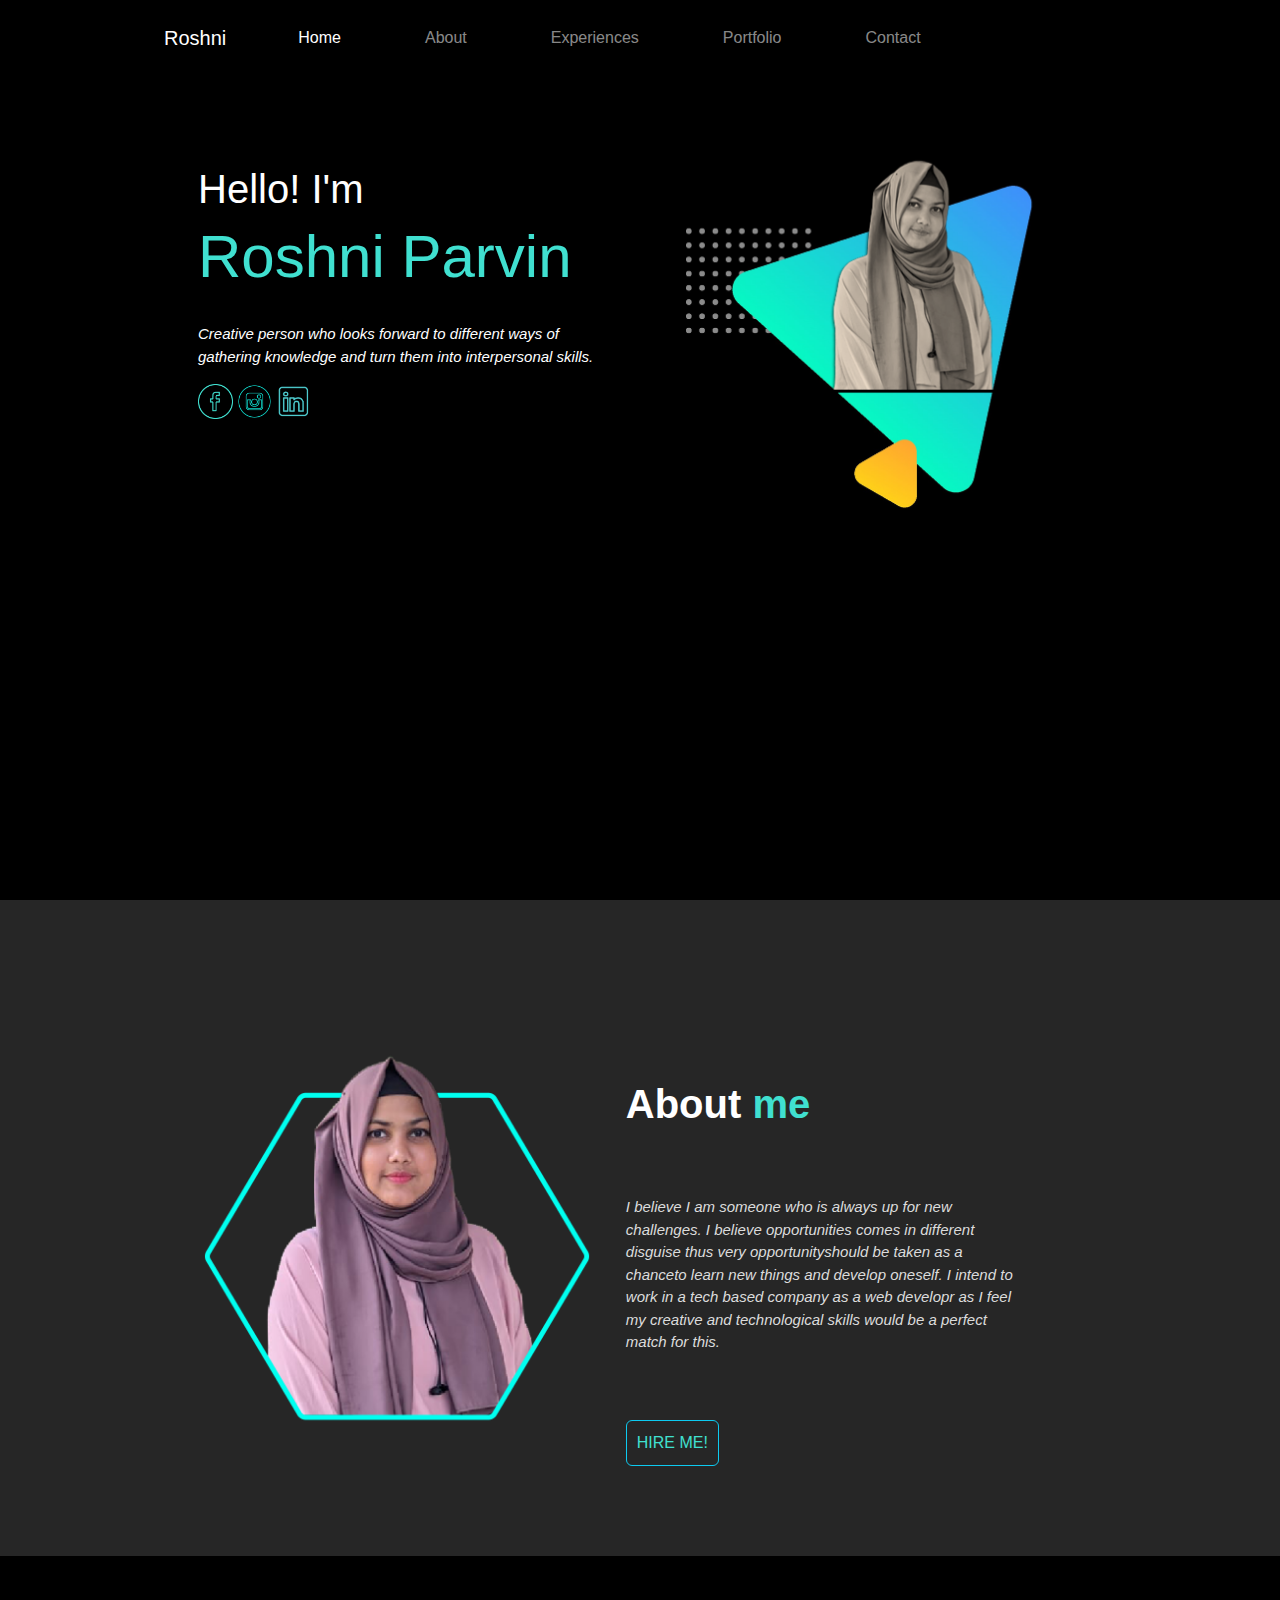
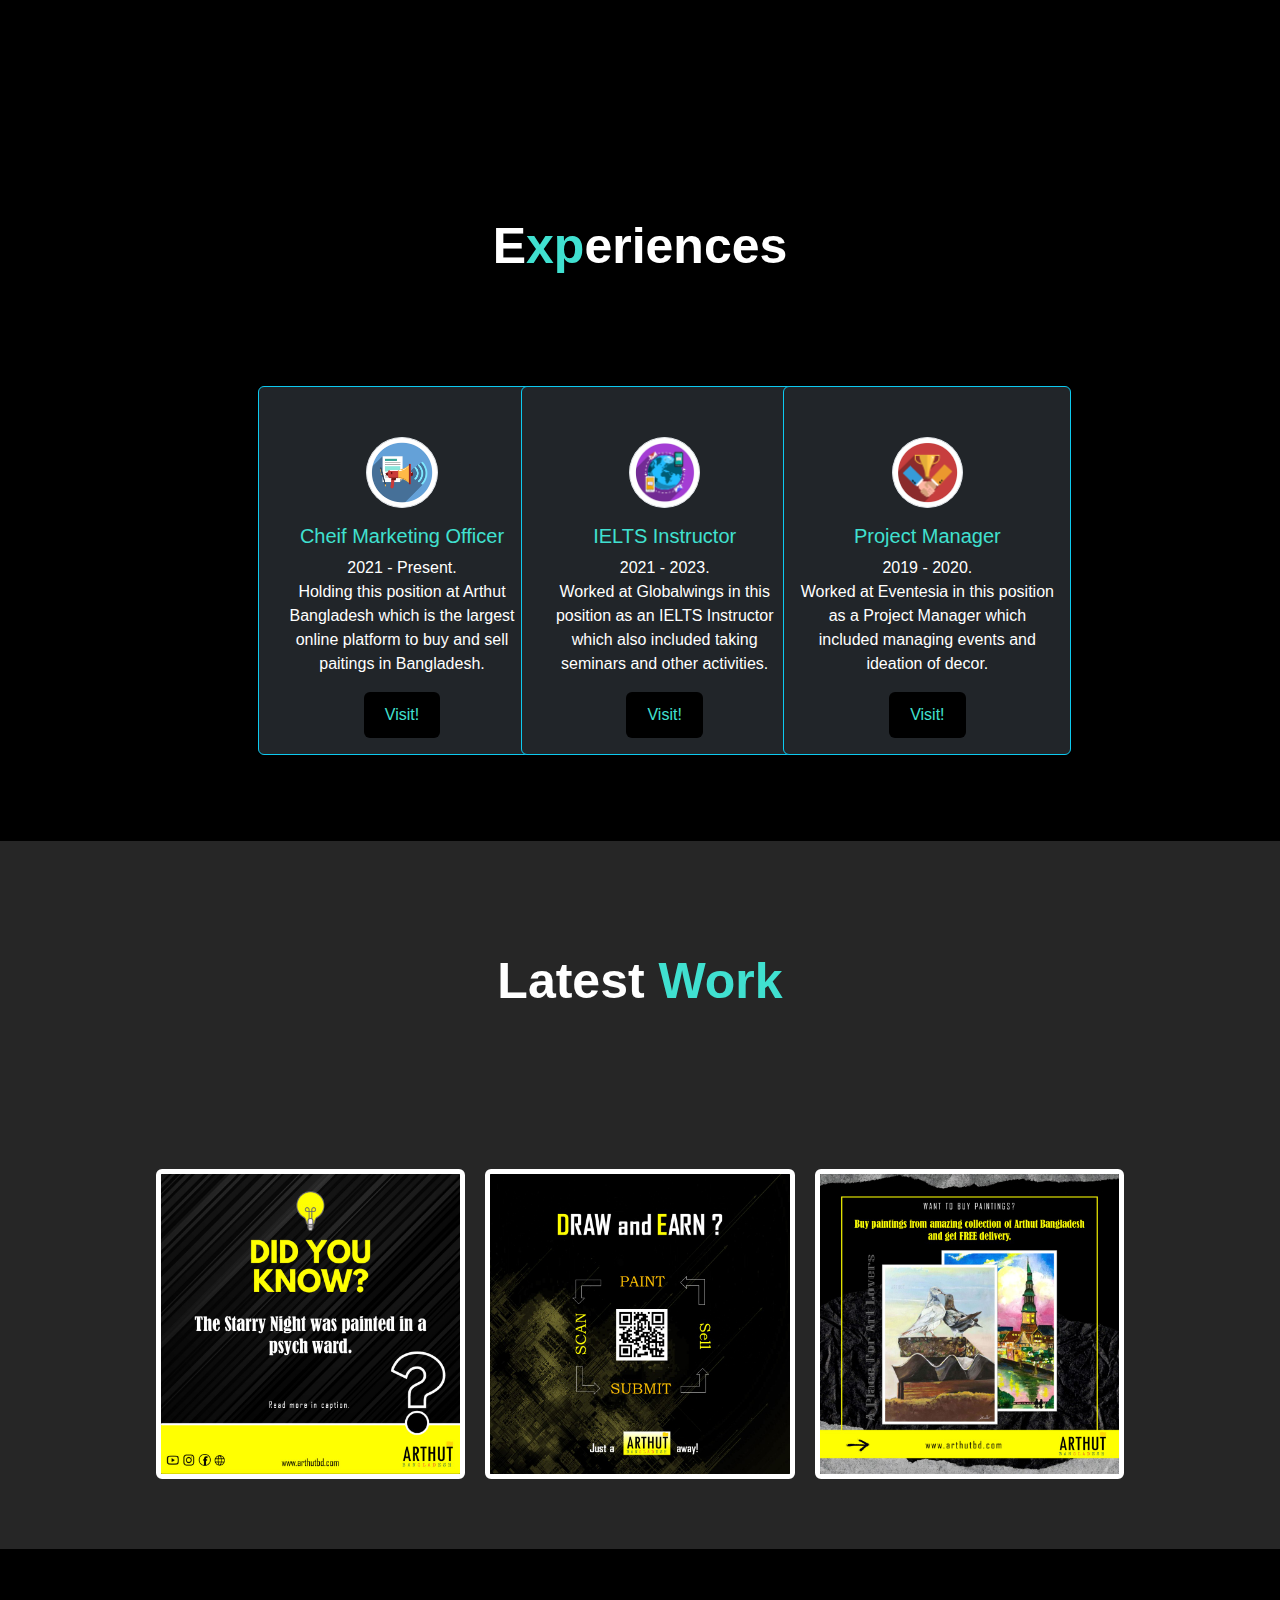
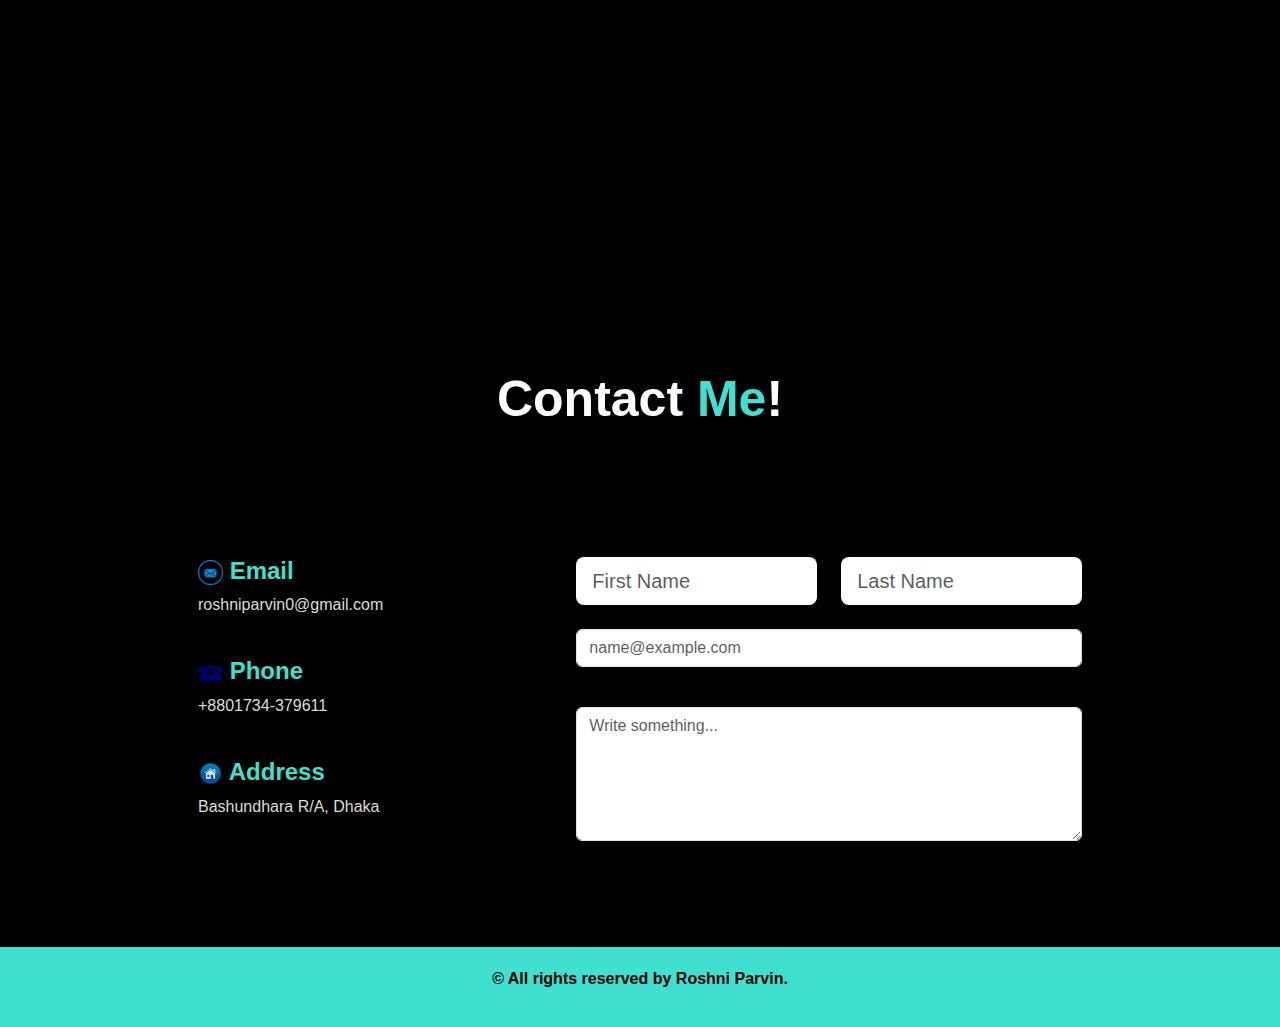
<file: index.html>
<!DOCTYPE html>
<html lang="en">

<head>
    <meta name="viewport" content="width=device-width, initial-scale=1.0">

    <title> Roshni Parvin</title>
    <link rel="stylesheet" href="bootstrap/css/bootstrap.min.css">

    <link rel="stylesheet" href="style.css">

    <link rel="stylesheet" href="https://cdnjs.cloudflare.com/ajax/libs/font-awesome/6.4.2/css/all.min.css"
        integrity="sha512-z3gLpd7yknf1YoNbCzqRKc4qyor8gaKU1qmn+CShxbuBusANI9QpRohGBreCFkKxLhei6S9CQXFEbbKuqLg0DA=="
        crossorigin="anonymous" referrerpolicy="no-referrer" />

    <script src="https://cdn.jsdelivr.net/npm/bootstrap@5.3.2/dist/js/bootstrap.bundle.min.js"
        integrity="sha384-C6RzsynM9kWDrMNeT87bh95OGNyZPhcTNXj1NW7RuBCsyN/o0jlpcV8Qyq46cDfL"
        crossorigin="anonymous"></script>

</head>

<body>
    <!--first page -->

    <header>
        <div class="container">

            <nav class="justify-content-center navbar navbar-expand-lg fixed-top navbar-dark bg-black ck">
                <div class="container-fluid d-flex justify">
                    <a class="navbar-brand ms-xl-4" href="#">Roshni</a>
                    <button class="navbar-toggler" type="button" data-bs-toggle="collapse"
                        data-bs-target="#navbarSupportedContent" aria-controls="navbarSupportedContent"
                        aria-expanded="false" aria-label="Toggle navigation">
                        <span class="navbar-toggler-icon"></span>
                    </button>
                    <div class="collapse navbar-collapse" id="navbarSupportedContent">
                        <ul class="navbar-nav me-auto mb-2 mb-lg-0">
                            <li class="nav-item ms-xl-5">
                                <a class="nav-link active" aria-current="page" href="#">Home</a>
                            </li>
                            <li class="nav-item ms-xl-5"> <a class="nav-link" href="#about">About</a>
                            </li>
                            <li class="nav-item ms-xl-5"> <a class="nav-link" href="#exp">Experiences</a>
                            </li>
                            <li class="nav-item ms-xl-5"> <a class="nav-link" href="#latest-work">Portfolio</a>
                            </li>
                            <li class="nav-item ms-xl-5"> <a class="nav-link" href="#cont">Contact</a>
                            </li>
                        </ul>
                    </div>
                </div>
            </nav>


            <div class="header-text header-flex">
                <div class="box-item">
                    <h2>Hello! I'm</h2>
                    <h1><span>Roshni Parvin</span></h1>
                    <div class="statement">
                        <p><br>Creative person who looks forward to different ways of gathering knowledge and turn them
                            into interpersonal skills.</p>
                        <a target="_blank" href="https://www.facebook.com/roshni.parvim"><img src="images/facebook.png"
                                alt=""></a>

                        <a target="_blank" href="https://www.instagram.com/roshni_oishe/?hl=en"><img
                                src="images/Instagram.png" alt=""></a>

                        <a target="_blank" href="https://www.linkedin.com/in/roshni-parvin-74b9001b6/">
                            <img src="images/linkedin.png" alt=""></a>
                    </div>

                </div>
                <div class="box-item">
                    <img src="images/Roshni.png" alt="">
                </div>
            </div>
    </header>

    <!--second page -->

    <article class="page-gray">
        <div class="spacing" id="about">
            <div class="container row-2">
                <div class="row-2-item">
                    <img src="images/user (2).png" alt="">
                </div>
                <div class="row-2-item row-2-flex about-two">

                    <h1>About <span>me</span></h1>
                    <p>I believe I am someone who is always up for new challenges. I believe opportunities comes in
                        different disguise thus very opportunityshould be taken as a chanceto learn new things and
                        develop oneself. I intend to work in a tech based company as a web developr as I feel my
                        creative and technological skills would be a perfect match for this.</span></p>

                    <button type="button" id="hire-btn" class="btn btn-outline-info"><a target="_blank"
                            href="https://www.linkedin.com/in/roshni-parvin-74b9001b6/">HIRE ME!</a></button>
                </div>
            </div>
        </div>


    </article>

    <!--third page -->
    <article class="page">
        <div class="container" id="exp">
            <div>
                <h1 class="header-exp"> E<span style="color: turquoise;">xp</span>eriences </h1>
            </div>

            <div class="experiences">
                <div class="row row-cols-1 row-cols-md-3 g-4 card-position ">
                    <div class="col">
                        <div class="card mb-3 text-center border-info text-bg-dark " style="width: 18rem;">
                            <img src="images/marketing.png"
                                class="card-img-top experience-img img-fluid w-25 rounded-circle img-thumbnail mx-auto d-block"
                                alt="...">
                            <div class="card-body">
                                <h5 class="card-title"><span class="title">Cheif Marketing Officer</span></h5>
                                <p class="card-text">2021 - Present. <br> Holding this position at Arthut Bangladesh
                                    which is the largest online platform to buy and sell paitings in Bangladesh.</p>
                                <a target="_blank" href="https://www.facebook.com/search/top?q=arthut%20bangladesh"
                                    class="btn btn-color">Visit!</a>
                            </div>
                        </div>
                    </div>
                    <div class="col">
                        <div class="card mb-3 text-center border-info text-bg-dark" style="width: 18rem;">
                            <img src="images/ielts.png"
                                class="card-img-top experience-img img-fluid w-25 rounded-circle img-thumbnail mx-auto d-block"
                                alt="...">
                            <div class="card-body">
                                <h5 class="card-title"><span class="title">IELTS Instructor</span></h5>
                                <p class="card-text">2021 - 2023. <br> Worked at Globalwings in this position as an
                                    IELTS Instructor which also included taking seminars and other activities.</p>
                                <a target="_blank" href="https://www.facebook.com/globalwingsbd"
                                    class="btn btn-color">Visit!</a>
                            </div>
                        </div>
                    </div>

                    <div class="col">
                        <div class="card mb-3 text-center border-info text-bg-dark" style="width: 18rem;">
                            <img src="images/manager.png"
                                class="card-img-top experience-img img-fluid w-25 rounded-circle img-thumbnail mx-auto d-block"
                                alt="...">
                            <div class="card-body">
                                <h5 class="card-title"><span class="title">Project Manager</span></h5>
                                <p class="card-text">2019 - 2020. <br> Worked at Eventesia in this position as a Project
                                    Manager which included managing events and ideation of decor.</p>
                                <a target="_blank" href="https://www.facebook.com/eventesia3sixty"
                                    class="btn btn-color">Visit!</a>
                            </div>
                        </div>
                    </div>

                </div>
            </div>

        </div>
    </article>

    <article id="latest-work" class="page-gray">

        <div class="container" id="exp">
            <div>
                <h1 class="header-work"> Latest<span style="color: turquoise;"> Work</span></h1>
            </div>
            <div class="text-center  third-con">
                <img src="images/work1.jpg" class="rounded  third-img" alt="...">
                <img src="images/work2.jpg" class="rounded  third-img" alt="...">
                <img src="images/work3.jpg" class="rounded  third-img" alt="...">
            </div>
        </div>

    </article>

    <article class="page">
        <div class="spacing">
            <div class="container">
                <div class="row">
                    <div>
                        <h1 class="header-contact"> Contact<span style="color: turquoise;"> Me</span>!</h1>
                    </div>
                    <div class="details">
                        <div>
                            <h4><img src="images/email.png" alt=""> Email</h4>
                            <p>roshniparvin0@gmail.com</p> <br>
                        </div>

                        <div>
                            <h4><img src="images/phone.png" alt=""> Phone</h4>
                            <p>+8801734-379611</p> <br>
                        </div>

                        <div>
                            <h4><img src="images/home.png" alt=""> Address</h4>
                            <p>Bashundhara R/A, Dhaka</p>
                        </div>
                    </div>

                    <div class="col-md-7 ">

                        <div class="contact" id="cont">
                            <form>
                                <div class="row">
                                    <div class="col-lg-6 con-bottom">
                                        <input type="text" placeholder="First Name"
                                            class="form-control form-control-lg s-6 border-0 shadow-sm">
                                    </div>
                                    <div class="col-lg-6">
                                        <input type="text" placeholder="Last Name"
                                            class="form-control form-control-lg s-6 border-0 shadow-sm">
                                    </div>
                                </div>


                                <div class="mb-3">
                                    <label for="exampleFormControlInput1" class="form-label"></label>
                                    <input type="email" class="form-control" id="exampleFormControlInput1"
                                        placeholder="name@example.com">
                                </div>

                                <div class="mb-3">
                                    <label for="exampleFormControlTextarea1" class="form-label"></label>
                                    <textarea class="form-control" id="exampleFormControlTextarea1"
                                        placeholder="Write something..." rows="5"></textarea>
                                </div>
                            </form>
                        </div>
                    </div>
                </div>
            </div>
        </div>
        </div>

    </article>

    <footer>
        <p>© All rights reserved by Roshni Parvin. </p>
    </footer>

</body>

</html>
</file>
<file: style.css>
* {
  padding: 0;
  margin: 0;
  font-family: "Poppins", sans-serif;
  box-sizing: border-box;
}

body {
  background: black;
  color: white;
}

header {
  width: 100%;
  height: 100vh;
  /* background-image: url(images/background.png); */
  /* background-size: cover;
    background-position: center; */
}

.container {
  padding: 10px 10%;
}

nav {
  display: flex;
  align-items: center;
  justify-content: space-between;
  flex-wrap: wrap;
}

.logo {
  width: 40px;
}

nav ul li {
  display: inline-block; /* horizontal*/
  list-style: none;
  margin: 10px 20px;
  position: relative;
}
#latest-work {
  padding-bottom: 50px;
}
nav ul li a {
  color: turquoise;
  text-decoration: none;
  font-size: 18px;
  border: 1px solid gray;
  border-radius: 5px;
  padding: 5px 5px;
}

nav ul li a::after {
  content: "";
  width: 0; /*need hover*/
  height: 3px;
  background: turquoise;
  position: absolute;
  left: 0;
  bottom: -6px;
}

nav ul li a:hover::after {
  width: 100%;
}

.third-img {
  width: 35%;
  border: 5px solid white;
  margin: 10px;
}

.third-img img {
  width: 100%;
}

.statement {
  margin-right: 550px;
  font-weight: 100;
  font-size: 15px;
  font-style: oblique;
  /* border: 10px solid red; */
  width: 400px;
}
.header-flex {
  display: flex;
}

.box-item {
  width: 45%;
}
.box-item img {
  width: 100%;
  margin-left: 90px;
}
.statement a img {
  width: 35px;
  margin: 0;
  display: inline-block;
}

.header-text {
  margin-top: 13%;
  font-size: 20px;
  /* border: 2px solid blue; */
}

.header-text h2 {
  font-size: 40px;
  margin-top: 40px;
  font-weight: 100;
  color: white;
}

.header-text h1 {
  margin-top: 0;
  font-size: 60px;
  color: turquoise;
}

.spacing {
  padding: 80px 0;
}

.row {
  display: flex;
  justify-content: space-between;
  flex-wrap: wrap;
}
.row-2 {
  display: flex;
  flex-direction: row;
}
.row-2-item {
  width: 45%;
}
.row-2-item img {
  margin-top: 50px;
  width: 100%;
}

.row-2-flex {
  display: flex;
  flex-direction: column;
  margin-top: 80px;
  margin-left: 30px;
}
.about-one {
  flex-basis: 50%;
}

.about-one img {
  width: 100%;
}

.about-two {
  margin-top: 80px;
  /* flex-basis: 50%; */
}

.about-two h1 {
  font-weight: 600;
  padding: 10px 0;
}
.about-two h1 span {
  color: turquoise;
}

.about-two p {
  color: gainsboro;
  font-style: oblique;
  font-size: 15px;
  margin-top: 50px;
}

#hire-btn {
  margin-top: 50px;
  padding: 10px;
  width: fit-content;
}

.about-two button a {
  text-decoration: none;
  color: turquoise;
}

.about-two button a:visited {
  color: turquoise;
}

.header-exp {
  margin-top: 100px;
  margin-bottom: 50px;
  text-align: center;
  color: white;
  font-size: 50px;
  font-weight: 600;
}

.experiences {
  padding: 60px;
  display: flex;
  justify-content: space-between;
  flex-wrap: wrap;
}
.third-con {
  display: flex;
  justify-content: center;
}
.btn-color {
  background-color: black;
  color: turquoise;
  padding: 10px 20px;
}

.title {
  color: turquoise;
}

.page-gray {
  width: 100%;
  height: auto;
  background-size: cover;
  background-position: center;
  background-image: url(images/gray.png);
}

.page {

  margin-top: 150px;
  width: 100%;
  height: auto;
  background-size: cover;
  background-position: center;
}

.header-work {
  padding: 100px;
  text-align: center;
  color: white;
  font-size: 50px;
  font-weight: 600;
}
.ck {
  padding-left: 10%;
}

.text-center img {
  margin-right: 10px;
  margin-top: 50px;
}

.details {
  flex-basis: 30%;
  margin-top: 120px;
}

.details img {
  width: 25px;
}

.details h4 {
  color: turquoise;
  font-weight: 600;
}

.details p {
  color: gainsboro;
}

.contact {
  flex-basis: 60%;
  margin-top: 120px;
}

.header-contact {
  text-align: center;
  font-weight: 600;
  font-size: 50px;
  margin-top: 180px;
}
.con-bottom {
  margin: auto;
}
footer {
  background-color: turquoise;
  color: black;
  text-align: center;
  font-weight: 700;
  padding: 20px;
}

/* ------------------- Breakpoints--------------- */
@media (max-width: 600px) {
  /* @media only screen and (max-width: 768px) { */
  .header-flex {
    display: flex;
    margin-top: 5%;
    flex-direction: column;
  }

  .third-con {
    display: flex;
    flex-direction: column;
  }
  .third-con img {
    width: 100%;
  }

  header {
    width: 100%;
    height: auto;
    /* background-image: url(images/background.png); */
    /* background-size: cover;
        background-position: center; */
  }
  .box-item {
    width: 300px;
    /* border: 1px solid red; */
  }
  .box-item img {
    margin-top: 10px;
    width: 100%;
    margin-left: 0px;
  }
  .about-one img {
    width: 300px;
  }
  .con-bottom {
    margin-bottom: 20px;
  }

  .header-exp {
    margin-top: 5px;
  }

  .header-contact{
    margin-top: 5px;
  }
}

@media (max-width: 992px) {
  .con-bottom {
    margin-bottom: 100px;
  }
}
</file>
